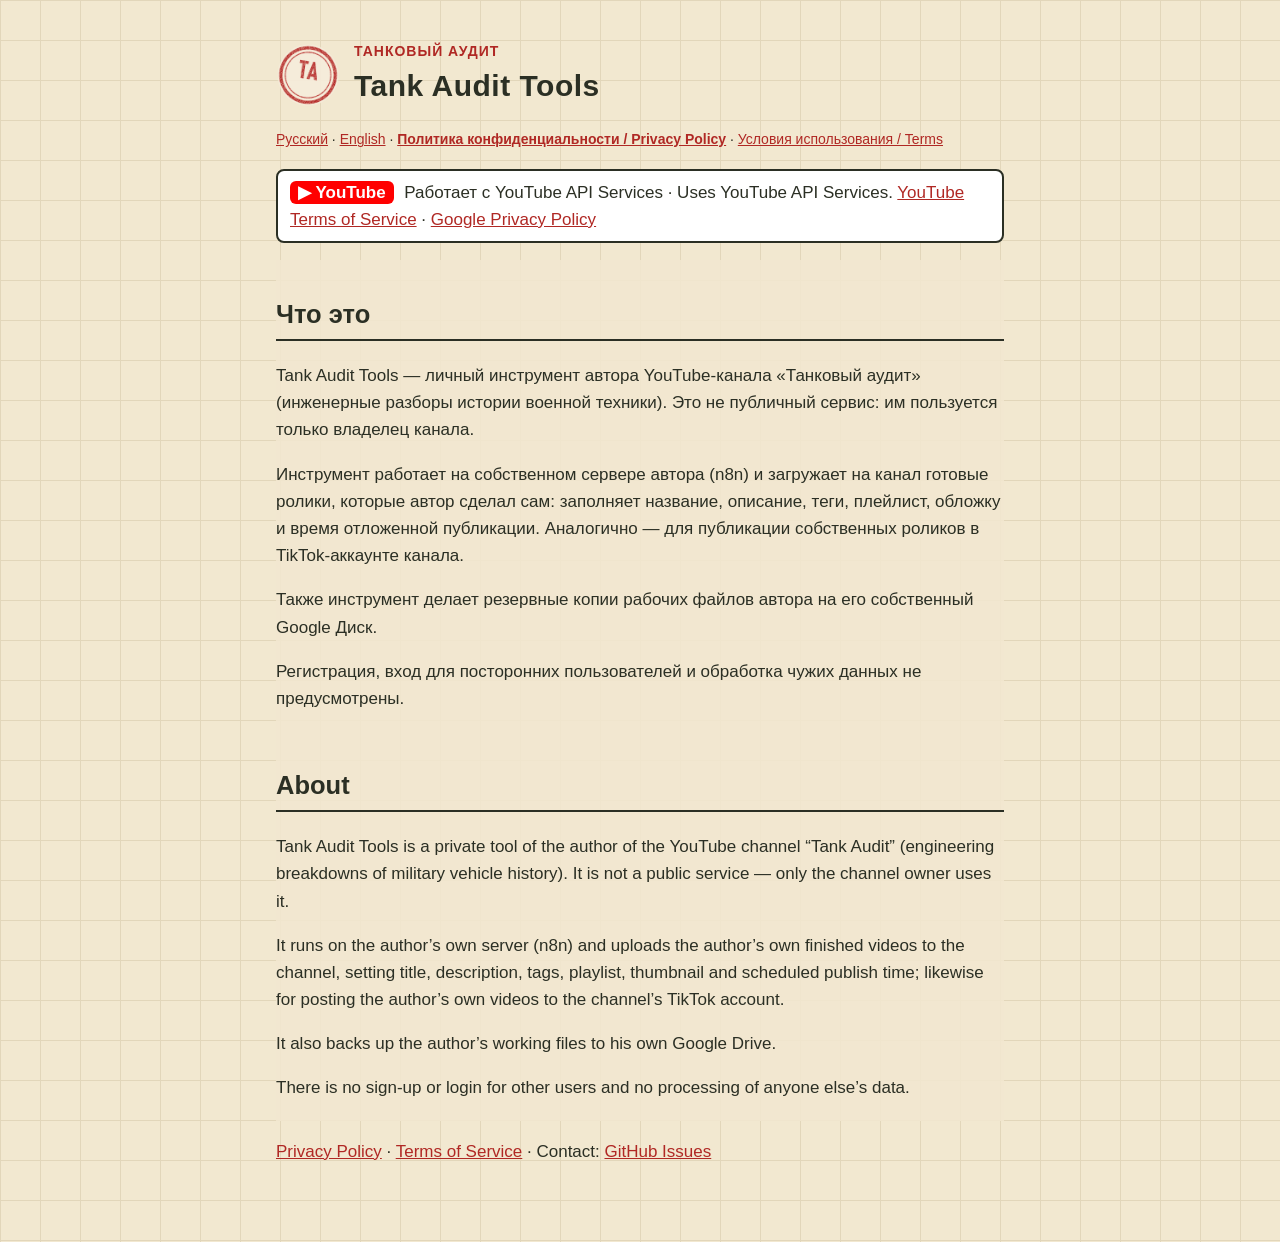
<file: index.html>
<!doctype html><html lang="ru"><head><meta charset="utf-8"><meta name="viewport" content="width=device-width,initial-scale=1">
<title>Tank Audit Tools</title><link rel="stylesheet" href="style.css"></head><body><main>
<header><img src="logo.png" alt="ТА"><div><div class="rub">Танковый аудит</div><h1>Tank Audit Tools</h1></div></header>
<p class="lang"><a href="#ru">Русский</a> · <a href="#en">English</a> · <a href="privacy.html"><b>Политика конфиденциальности / Privacy Policy</b></a> · <a href="terms.html">Условия использования / Terms</a></p>
<p class="yt"><span class="ytlogo">▶ YouTube</span> Работает с YouTube API Services · Uses YouTube API Services. <a href="https://www.youtube.com/t/terms">YouTube Terms of Service</a> · <a href="https://policies.google.com/privacy">Google Privacy Policy</a></p>
<section id="ru"><h2>Что это</h2>
<p>Tank Audit Tools — личный инструмент автора YouTube-канала «Танковый аудит» (инженерные разборы истории военной техники). Это не публичный сервис: им пользуется только владелец канала.</p>
<p>Инструмент работает на собственном сервере автора (n8n) и загружает на канал готовые ролики, которые автор сделал сам: заполняет название, описание, теги, плейлист, обложку и время отложенной публикации. Аналогично — для публикации собственных роликов в TikTok-аккаунте канала.</p>
<p>Также инструмент делает резервные копии рабочих файлов автора на его собственный Google Диск.</p>
<p>Регистрация, вход для посторонних пользователей и обработка чужих данных не предусмотрены.</p></section>
<section id="en"><h2>About</h2>
<p>Tank Audit Tools is a private tool of the author of the YouTube channel “Tank Audit” (engineering breakdowns of military vehicle history). It is not a public service — only the channel owner uses it.</p>
<p>It runs on the author’s own server (n8n) and uploads the author’s own finished videos to the channel, setting title, description, tags, playlist, thumbnail and scheduled publish time; likewise for posting the author’s own videos to the channel’s TikTok account.</p>
<p>It also backs up the author’s working files to his own Google Drive.</p>
<p>There is no sign-up or login for other users and no processing of anyone else’s data.</p></section>
<p><a href="privacy.html">Privacy Policy</a> · <a href="terms.html">Terms of Service</a> · Contact: <a href="https://github.com/RomanisD/tank-audit/issues">GitHub Issues</a></p>
</main></body></html>
</file>
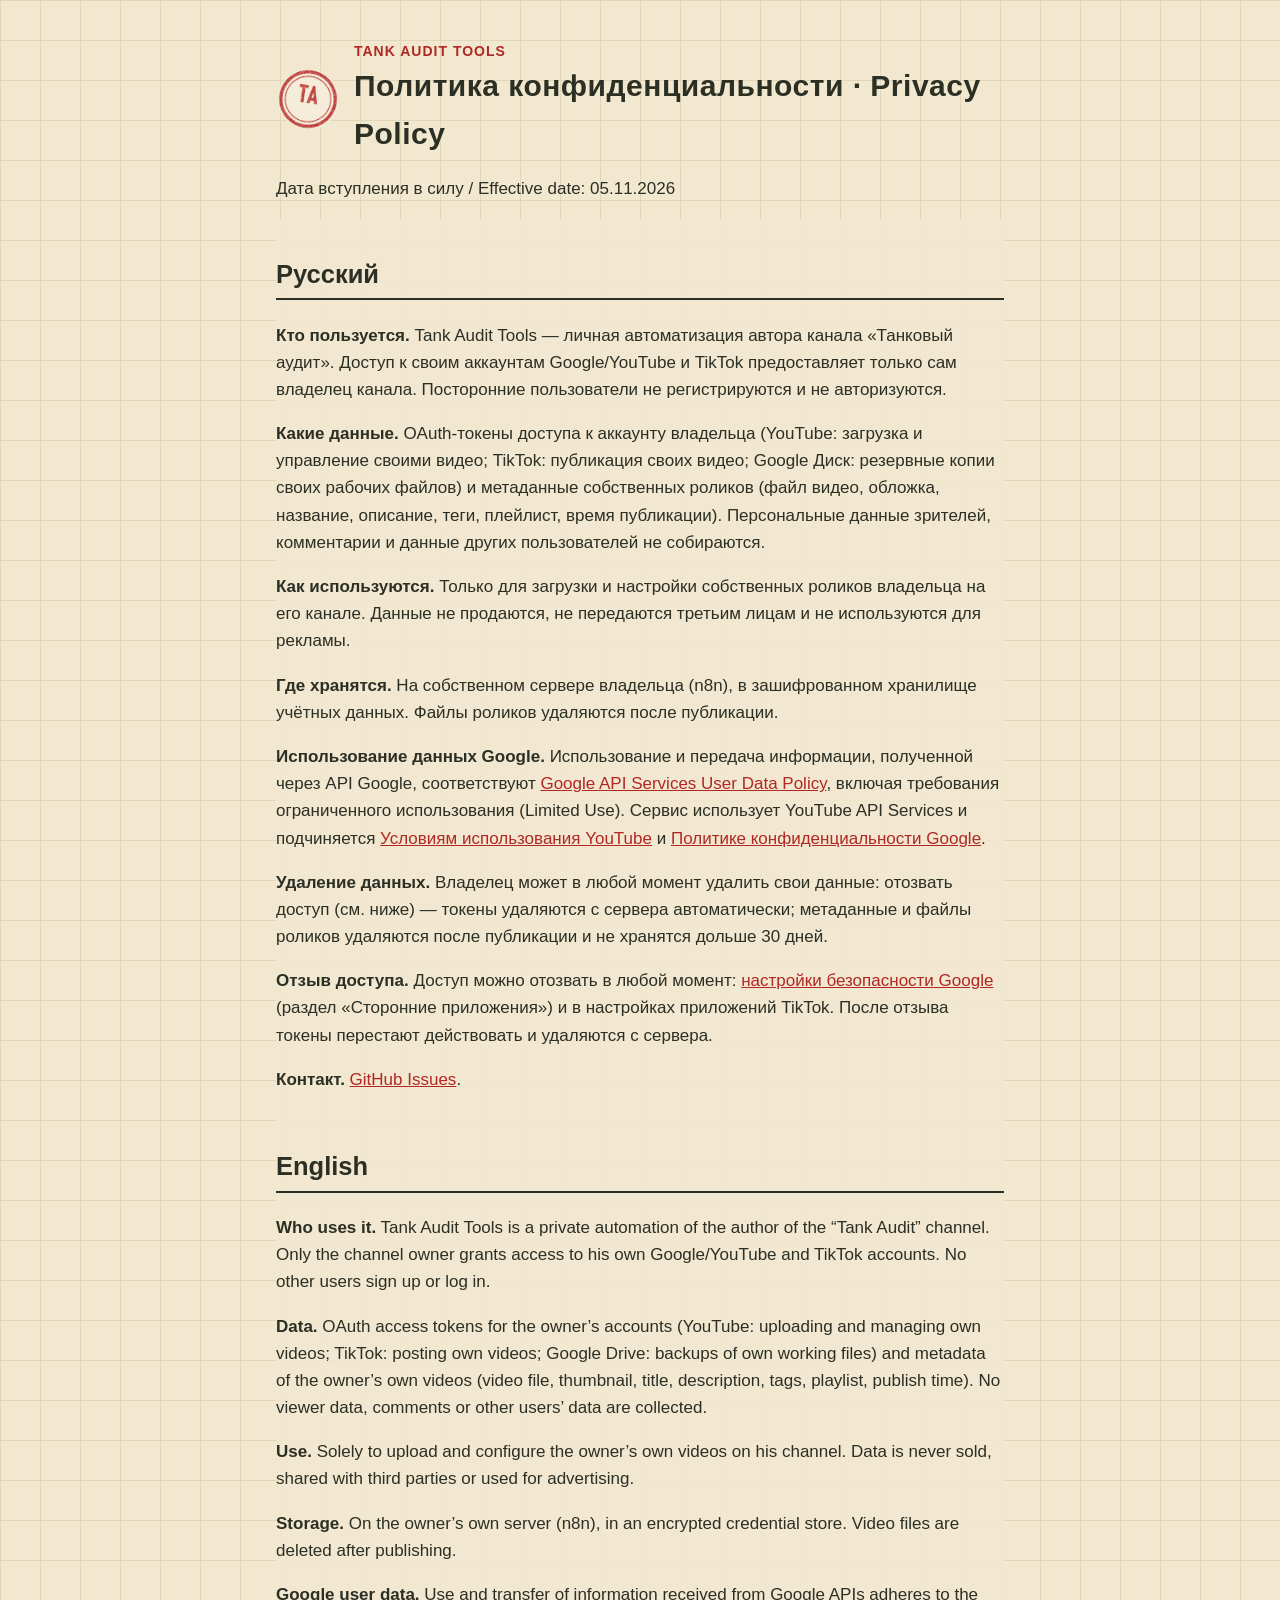
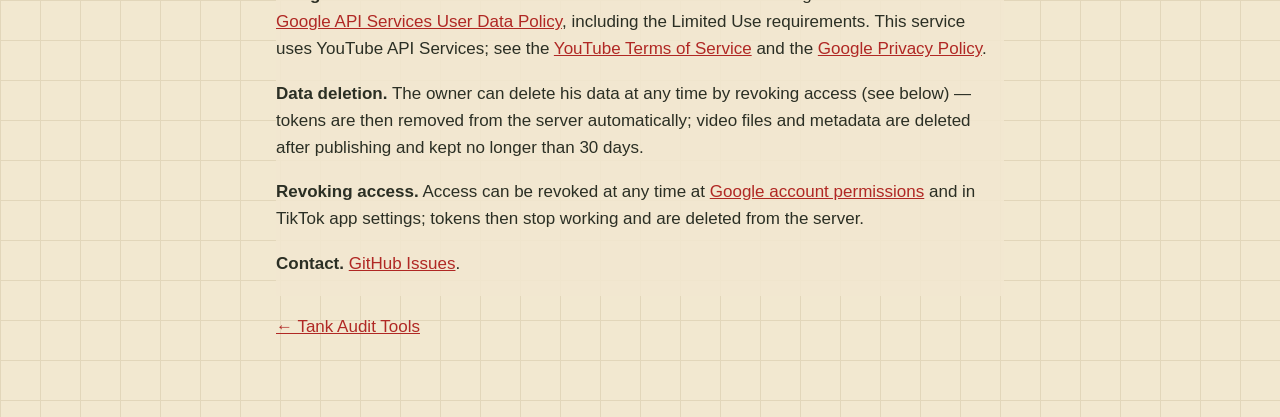
<file: privacy.html>
<!doctype html><html lang="ru"><head><meta charset="utf-8"><meta name="viewport" content="width=device-width,initial-scale=1">
<title>Privacy Policy — Tank Audit Tools</title><link rel="stylesheet" href="style.css"></head><body><main>
<header><img src="logo.png" alt="ТА"><div><div class="rub">Tank Audit Tools</div><h1>Политика конфиденциальности · Privacy Policy</h1></div></header>
<p>Дата вступления в силу / Effective date: 05.11.2026</p>
<section><h2>Русский</h2>
<p><b>Кто пользуется.</b> Tank Audit Tools — личная автоматизация автора канала «Танковый аудит». Доступ к своим аккаунтам Google/YouTube и TikTok предоставляет только сам владелец канала. Посторонние пользователи не регистрируются и не авторизуются.</p>
<p><b>Какие данные.</b> OAuth-токены доступа к аккаунту владельца (YouTube: загрузка и управление своими видео; TikTok: публикация своих видео; Google Диск: резервные копии своих рабочих файлов) и метаданные собственных роликов (файл видео, обложка, название, описание, теги, плейлист, время публикации). Персональные данные зрителей, комментарии и данные других пользователей не собираются.</p>
<p><b>Как используются.</b> Только для загрузки и настройки собственных роликов владельца на его канале. Данные не продаются, не передаются третьим лицам и не используются для рекламы.</p>
<p><b>Где хранятся.</b> На собственном сервере владельца (n8n), в зашифрованном хранилище учётных данных. Файлы роликов удаляются после публикации.</p>
<p><b>Использование данных Google.</b> Использование и передача информации, полученной через API Google, соответствуют <a href="https://developers.google.com/terms/api-services-user-data-policy">Google API Services User Data Policy</a>, включая требования ограниченного использования (Limited Use). Сервис использует YouTube API Services и подчиняется <a href="https://www.youtube.com/t/terms">Условиям использования YouTube</a> и <a href="https://policies.google.com/privacy">Политике конфиденциальности Google</a>.</p>
<p><b>Удаление данных.</b> Владелец может в любой момент удалить свои данные: отозвать доступ (см. ниже) — токены удаляются с сервера автоматически; метаданные и файлы роликов удаляются после публикации и не хранятся дольше 30 дней.</p>
<p><b>Отзыв доступа.</b> Доступ можно отозвать в любой момент: <a href="https://myaccount.google.com/permissions">настройки безопасности Google</a> (раздел «Сторонние приложения») и в настройках приложений TikTok. После отзыва токены перестают действовать и удаляются с сервера.</p>
<p><b>Контакт.</b> <a href="https://github.com/RomanisD/tank-audit/issues">GitHub Issues</a>.</p></section>
<section><h2>English</h2>
<p><b>Who uses it.</b> Tank Audit Tools is a private automation of the author of the “Tank Audit” channel. Only the channel owner grants access to his own Google/YouTube and TikTok accounts. No other users sign up or log in.</p>
<p><b>Data.</b> OAuth access tokens for the owner’s accounts (YouTube: uploading and managing own videos; TikTok: posting own videos; Google Drive: backups of own working files) and metadata of the owner’s own videos (video file, thumbnail, title, description, tags, playlist, publish time). No viewer data, comments or other users’ data are collected.</p>
<p><b>Use.</b> Solely to upload and configure the owner’s own videos on his channel. Data is never sold, shared with third parties or used for advertising.</p>
<p><b>Storage.</b> On the owner’s own server (n8n), in an encrypted credential store. Video files are deleted after publishing.</p>
<p><b>Google user data.</b> Use and transfer of information received from Google APIs adheres to the <a href="https://developers.google.com/terms/api-services-user-data-policy">Google API Services User Data Policy</a>, including the Limited Use requirements. This service uses YouTube API Services; see the <a href="https://www.youtube.com/t/terms">YouTube Terms of Service</a> and the <a href="https://policies.google.com/privacy">Google Privacy Policy</a>.</p>
<p><b>Data deletion.</b> The owner can delete his data at any time by revoking access (see below) — tokens are then removed from the server automatically; video files and metadata are deleted after publishing and kept no longer than 30 days.</p>
<p><b>Revoking access.</b> Access can be revoked at any time at <a href="https://myaccount.google.com/permissions">Google account permissions</a> and in TikTok app settings; tokens then stop working and are deleted from the server.</p>
<p><b>Contact.</b> <a href="https://github.com/RomanisD/tank-audit/issues">GitHub Issues</a>.</p></section>
<p><a href="index.html">← Tank Audit Tools</a></p>
</main></body></html>
</file>
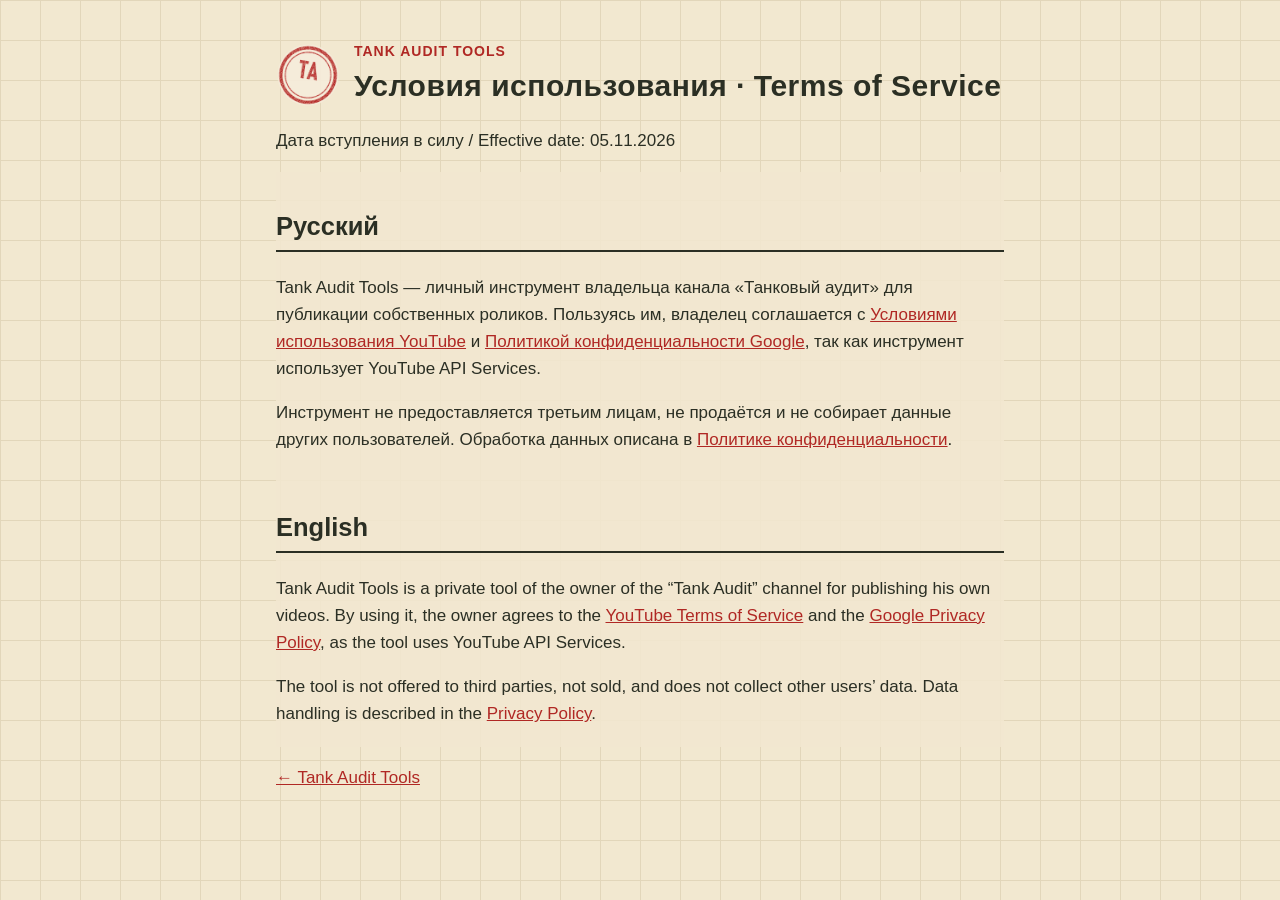
<file: terms.html>
<!doctype html><html lang="ru"><head><meta charset="utf-8"><meta name="viewport" content="width=device-width,initial-scale=1">
<title>Terms of Service — Tank Audit Tools</title><link rel="stylesheet" href="style.css"></head><body><main>
<header><img src="logo.png" alt="ТА"><div><div class="rub">Tank Audit Tools</div><h1>Условия использования · Terms of Service</h1></div></header>
<p>Дата вступления в силу / Effective date: 05.11.2026</p>
<section><h2>Русский</h2>
<p>Tank Audit Tools — личный инструмент владельца канала «Танковый аудит» для публикации собственных роликов. Пользуясь им, владелец соглашается с <a href="https://www.youtube.com/t/terms">Условиями использования YouTube</a> и <a href="https://policies.google.com/privacy">Политикой конфиденциальности Google</a>, так как инструмент использует YouTube API Services.</p>
<p>Инструмент не предоставляется третьим лицам, не продаётся и не собирает данные других пользователей. Обработка данных описана в <a href="privacy.html">Политике конфиденциальности</a>.</p></section>
<section><h2>English</h2>
<p>Tank Audit Tools is a private tool of the owner of the “Tank Audit” channel for publishing his own videos. By using it, the owner agrees to the <a href="https://www.youtube.com/t/terms">YouTube Terms of Service</a> and the <a href="https://policies.google.com/privacy">Google Privacy Policy</a>, as the tool uses YouTube API Services.</p>
<p>The tool is not offered to third parties, not sold, and does not collect other users’ data. Data handling is described in the <a href="privacy.html">Privacy Policy</a>.</p></section>
<p><a href="index.html">← Tank Audit Tools</a></p>
</main></body></html>
</file>
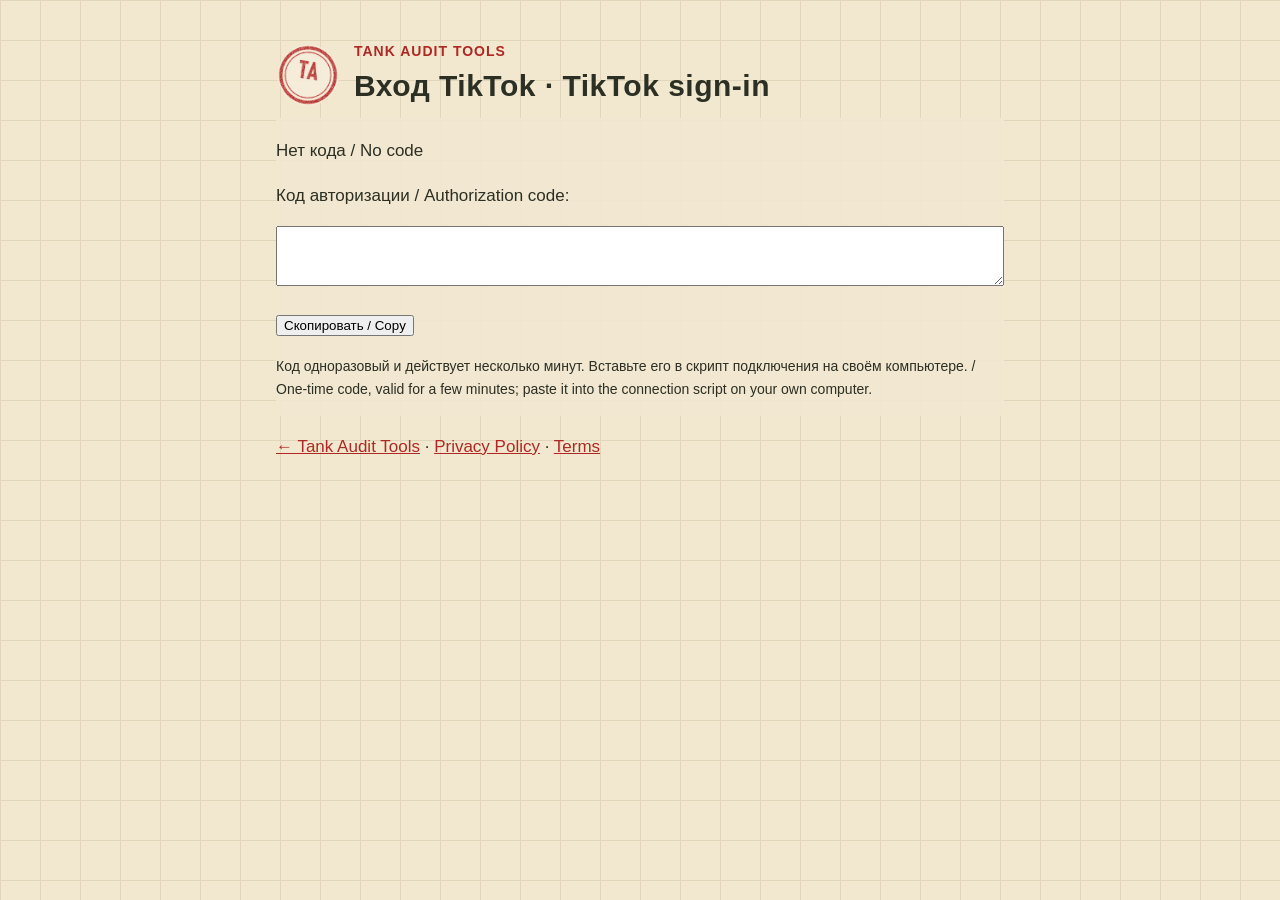
<file: tiktok-callback.html>
<!doctype html><html lang="ru"><head><meta charset="utf-8"><meta name="viewport" content="width=device-width,initial-scale=1">
<title>TikTok — Tank Audit Tools</title><link rel="stylesheet" href="style.css"></head><body><main>
<header><img src="logo.png" alt="ТА"><div><div class="rub">Tank Audit Tools</div><h1>Вход TikTok · TikTok sign-in</h1></div></header>
<section><p id="msg">Обработка… / Processing…</p>
<p>Код авторизации / Authorization code:</p>
<p><textarea id="code" rows="3" style="width:100%;font:15px monospace" readonly></textarea></p>
<p><button onclick="navigator.clipboard.writeText(document.getElementById('code').value)">Скопировать / Copy</button></p>
<p style="font-size:14px">Код одноразовый и действует несколько минут. Вставьте его в скрипт подключения на своём компьютере. / One-time code, valid for a few minutes; paste it into the connection script on your own computer.</p></section>
<script>
const q=new URLSearchParams(location.search);const c=q.get('code');const e=q.get('error');
document.getElementById('msg').textContent=c?'Авторизация получена ✔ / Authorized ✔':(e?('Ошибка / Error: '+e+' '+(q.get('error_description')||'')):'Нет кода / No code');
document.getElementById('code').value=c||'';
</script>
<p><a href="index.html">← Tank Audit Tools</a> · <a href="privacy.html">Privacy Policy</a> · <a href="terms.html">Terms</a></p>
</main></body></html>
</file>
<file: style.css>
:root{--paper:#F2E8D0;--grid:#E2D6BA;--ink:#2B2F24;--red:#B02824}
*{box-sizing:border-box}body{margin:0;background:var(--paper);background-image:linear-gradient(var(--grid) 1px,transparent 1px),linear-gradient(90deg,var(--grid) 1px,transparent 1px);background-size:40px 40px;color:var(--ink);font:17px/1.6 "Bahnschrift","Segoe UI",Arial,sans-serif}
main{max-width:760px;margin:0 auto;padding:40px 16px 60px}header{display:flex;align-items:center;gap:14px;margin-bottom:8px}header img{width:64px;height:64px}
h1{font-size:30px;margin:0;letter-spacing:.5px}.rub{color:var(--red);font-weight:700;text-transform:uppercase;font-size:14px;letter-spacing:1px}
h2{margin-top:32px;border-bottom:2px solid var(--ink);padding-bottom:4px}a{color:var(--red)}.lang{margin:18px 0;font-size:14px}
section{background:rgba(242,232,208,.85);padding:2px 0}
.yt{background:#fff;border:2px solid var(--ink);padding:8px 12px;border-radius:8px}.ytlogo{background:#FF0000;color:#fff;font-weight:700;padding:2px 8px;border-radius:6px;margin-right:6px}
</file>
